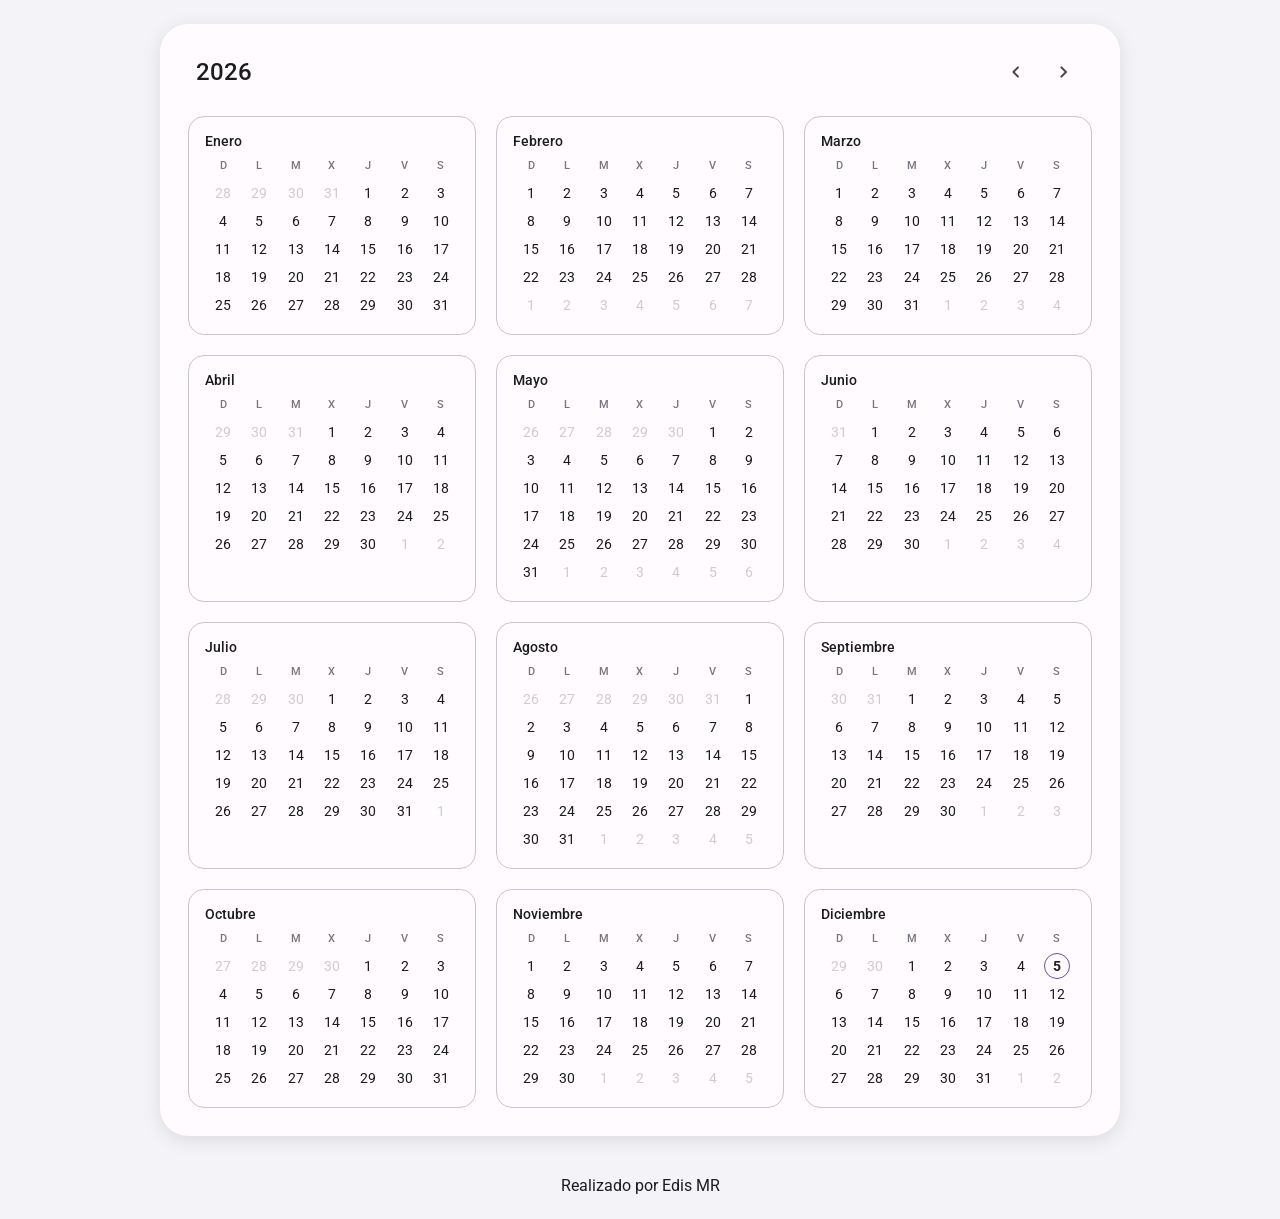
<file: utilities/calendar.html>
<!DOCTYPE html>
<html lang="es">

<head>
    <meta charset="UTF-8">
    <meta name="viewport" content="width=device-width, initial-scale=1.0">
    <title>Calendario Anual</title>
    <link rel="icon" type="image/png" href="../82280.png">
    <!-- Fuentes de Google y Material Symbols -->
    <link href="https://fonts.googleapis.com/css2?family=Roboto:wght@400;500;700&display=swap" rel="stylesheet">
    <link rel="stylesheet"
        href="https://fonts.googleapis.com/css2?family=Material+Symbols+Rounded:opsz,wght,FILL,GRAD@24,400,0,0" />

    <style>
        /* Variables de Material Design 3 (Light Theme) */
        :root {
            --md-sys-color-primary: #6750A4;
            --md-sys-color-on-primary: #FFFFFF;
            --md-sys-color-primary-container: #EADDFF;
            --md-sys-color-on-primary-container: #21005E;
            --md-sys-color-surface: #FFFBFE;
            --md-sys-color-on-surface: #1C1B1F;
            --md-sys-color-surface-variant: #E7E0EC;
            --md-sys-color-on-surface-variant: #49454F;
            --md-sys-color-outline: #79747E;
            --md-sys-color-outline-variant: #CAC4D0;
            --md-sys-color-shadow: rgba(0, 0, 0, 0.1);
        }


        * {
            box-sizing: border-box;
            margin: 0;
            padding: 0;
            font-family: 'Roboto', sans-serif;
        }

        body {
            background-color: #F3F3F8;
            display: flex;
            flex-direction: column;
            justify-content: center;
            align-items: center;
            gap: 40px;
            min-height: 100vh;
            padding: 24px;
            color: var(--md-sys-color-on-surface);
        }

        /* Contenedor principal de la vista anual */
        .year-container {
            background-color: var(--md-sys-color-surface);
            border-radius: 28px;
            box-shadow: 0 4px 20px var(--md-sys-color-shadow);
            width: 100%;
            max-width: 960px;
            padding: 28px;
            display: flex;
            flex-direction: column;
            gap: 24px;
        }

        /* Cabecera general con el Año y los botones de navegación anual */
        .year-header {
            display: flex;
            justify-content: space-between;
            align-items: center;
            padding: 0 8px;
        }

        .year-display {
            font-size: 24px;
            font-weight: 500;
            color: var(--md-sys-color-on-surface);
        }

        .nav-group {
            display: flex;
            gap: 8px;
        }

        .icon-btn {
            background: transparent;
            border: none;
            width: 40px;
            height: 40px;
            border-radius: 50%;
            display: flex;
            align-items: center;
            justify-content: center;
            cursor: pointer;
            color: var(--md-sys-color-on-surface-variant);
            transition: background-color 0.2s ease;
        }

        .icon-btn:hover {
            background-color: var(--md-sys-color-surface-variant);
        }

        .icon-btn:active {
            transform: scale(0.95);
        }

        /* Cuadrícula de 12 meses (3 columnas x 4 filas en pantallas grandes) */
        .months-grid {
            display: grid;
            grid-template-columns: repeat(3, 1fr);
            gap: 20px;
        }

        @media (max-width: 900px) {
            .months-grid {
                grid-template-columns: repeat(2, 1fr);
            }
        }

        @media (max-width: 580px) {
            .months-grid {
                grid-template-columns: 1fr;
            }
        }

        /* Tarjeta individual para cada mes */
        .mini-month {
            background-color: var(--md-sys-color-surface);
            border: 1px solid var(--md-sys-color-outline-variant);
            border-radius: 16px;
            padding: 16px;
            display: flex;
            flex-direction: column;
            gap: 8px;
        }

        .mini-month-title {
            font-size: 14px;
            font-weight: 500;
            text-transform: capitalize;
            color: var(--md-sys-color-on-surface);
            margin-bottom: 2px;
        }

        /* Días de la semana abreviados (Lunes a Domingo) */
        .mini-weekdays {
            display: grid;
            grid-template-columns: repeat(7, 1fr);
            text-align: center;
            font-size: 11px;
            font-weight: 500;
            color: var(--md-sys-color-outline);
        }

        /* Celdas de días del mini mes */
        .mini-days-grid {
            display: grid;
            grid-template-columns: repeat(7, 1fr);
            row-gap: 2px;
        }

        .mini-day {
            aspect-ratio: 1;
            display: flex;
            align-items: center;
            justify-content: center;
            font-size: 14px;
            border-radius: 50%;
            margin: auto;
            width: 26px;
            height: 26px;
            color: var(--md-sys-color-on-surface);
            user-select: none;
        }

        /* Días fuera del mes actual */
        .mini-day.outside {
            color: var(--md-sys-color-outline);
            opacity: 0.35;
        }

        /* Día de hoy en la vista general */
        .mini-day.today {
            border: 1.5px solid var(--md-sys-color-primary);
            font-weight: 700;
        }


        /* Variables de Material Design 3 (Dark Theme) */
        @media (prefers-color-scheme: dark) {
            :root {
                --md-sys-color-primary: #D0BCFF;
                --md-sys-color-on-primary: #381E72;
                --md-sys-color-primary-container: #4F378B;
                --md-sys-color-on-primary-container: #EADDFF;
                --md-sys-color-surface: rgb(52, 50, 59);
                --md-sys-color-on-surface: #E6E1E5;
                --md-sys-color-surface-variant: #49454F;
                --md-sys-color-on-surface-variant: #CAC4D0;
                --md-sys-color-outline: #938F99;
                --md-sys-color-outline-variant: #49454F;
                --md-sys-color-shadow: rgba(0, 0, 0, 0.5);
            }

            body {
                background-color: #121212;
                color: var(--md-sys-color-on-surface);
            }
        }

        /* printing style */
        @media print {
            body {
                background-color: #fff;
                color: #000;
            }

            .year-container {
                box-shadow: none;
                border: none;
                padding: 0;
            }

            .mini-month {
                border: 1px solid #000;
            }

            .icon-btn {
                display: none;
            }

            .mini-day.today {
                border: none;
                font-weight: normal;
            }
        }
    </style>
</head>

<body>

    <div class="year-container">
        <!-- Cabecera global -->
        <div class="year-header">
            <span id="yearDisplay" class="year-display">2026</span>
            <div class="nav-group">
                <button class="icon-btn" id="prevYearBtn" title="Año anterior">
                    <span class="material-symbols-rounded">chevron_left</span>
                </button>
                <button class="icon-btn" id="nextYearBtn" title="Año siguiente">
                    <span class="material-symbols-rounded">chevron_right</span>
                </button>
            </div>
        </div>

        <!-- Contenedor donde se generan los 12 meses -->
        <div class="months-grid" id="monthsGrid"></div>
    </div>

    <footer>
        <p class="text-xs opacity-70 text-center mt-4">Realizado por Edis MR</p>
    </footer>

    <script>
        const yearDisplay = document.getElementById('yearDisplay');
        const monthsGrid = document.getElementById('monthsGrid');
        const prevYearBtn = document.getElementById('prevYearBtn');
        const nextYearBtn = document.getElementById('nextYearBtn');

        let currentYear = new Date().getFullYear();

        const monthsNames = [
            "Enero", "Febrero", "Marzo", "Abril", "Mayo", "Junio",
            "Julio", "Agosto", "Septiembre", "Octubre", "Noviembre", "Diciembre"
        ];

        function renderYearView() {
            // Actualizar etiqueta del año principal
            yearDisplay.textContent = currentYear;
            monthsGrid.innerHTML = '';

            const today = new Date();

            // Generar los 12 meses
            for (let m = 0; m < 12; m++) {
                const monthCard = document.createElement('div');
                monthCard.classList.add('mini-month');

                // Título del mes
                const title = document.createElement('div');
                title.classList.add('mini-month-title');
                title.textContent = monthsNames[m];
                monthCard.appendChild(title);

                // Días de la semana (D a S)
                const weekdays = document.createElement('div');
                weekdays.classList.add('mini-weekdays');
                ['D', 'L', 'M', 'X', 'J', 'V', 'S'].forEach(day => {
                    const span = document.createElement('span');
                    span.textContent = day;
                    weekdays.appendChild(span);
                });
                monthCard.appendChild(weekdays);

                // Cuadrícula de días
                const daysContainer = document.createElement('div');
                daysContainer.classList.add('mini-days-grid');

                const firstDayIndex = new Date(currentYear, m, 1).getDay();
                const totalDaysCurrent = new Date(currentYear, m + 1, 0).getDate();
                const totalDaysPrev = new Date(currentYear, m, 0).getDate();

                // 1. Días del mes anterior (relleno inicial)
                for (let i = firstDayIndex; i > 0; i--) {
                    const dayNum = totalDaysPrev - i + 1;
                    const cell = createMiniDay(dayNum, true);
                    daysContainer.appendChild(cell);
                }

                // 2. Días del mes actual
                for (let i = 1; i <= totalDaysCurrent; i++) {
                    const cell = createMiniDay(i, false);

                    if (
                        i === today.getDate() &&
                        m === today.getMonth() &&
                        currentYear === today.getFullYear()
                    ) {
                        cell.classList.add('today');
                    }

                    daysContainer.appendChild(cell);
                }

                // 3. Días del mes siguiente (completar cuadrícula a 35 o 42 celdas)
                const totalRendered = firstDayIndex + totalDaysCurrent;
                const remaining = totalRendered <= 35 ? 35 - totalRendered : 42 - totalRendered;
                for (let i = 1; i <= remaining; i++) {
                    const cell = createMiniDay(i, true);
                    daysContainer.appendChild(cell);
                }

                monthCard.appendChild(daysContainer);
                monthsGrid.appendChild(monthCard);
            }
            // Desplazarse al mes actual si el año coincide
            scrollToCurrentDate();
        }

        function createMiniDay(dayNum, isOutside) {
            const cell = document.createElement('div');
            cell.classList.add('mini-day');
            if (isOutside) {
                cell.classList.add('outside');
            }
            cell.textContent = dayNum;
            return cell;
        }

        // Navegación de años
        prevYearBtn.addEventListener('click', () => {
            currentYear--;
            renderYearView();
        });

        nextYearBtn.addEventListener('click', () => {
            currentYear++;
            renderYearView();
        });

        // Inicializar vista al cargar
        renderYearView();

        function scrollToCurrentDate() {
            const today = new Date();
            if (today.getFullYear() === currentYear) {
                const monthIndex = today.getMonth();
                const monthCard = monthsGrid.children[monthIndex];
                if (monthCard) {
                    monthCard.scrollIntoView({ behavior: 'smooth', block: 'center' });
                }
            }
        }
    </script>
</body>

</html>
</file>
